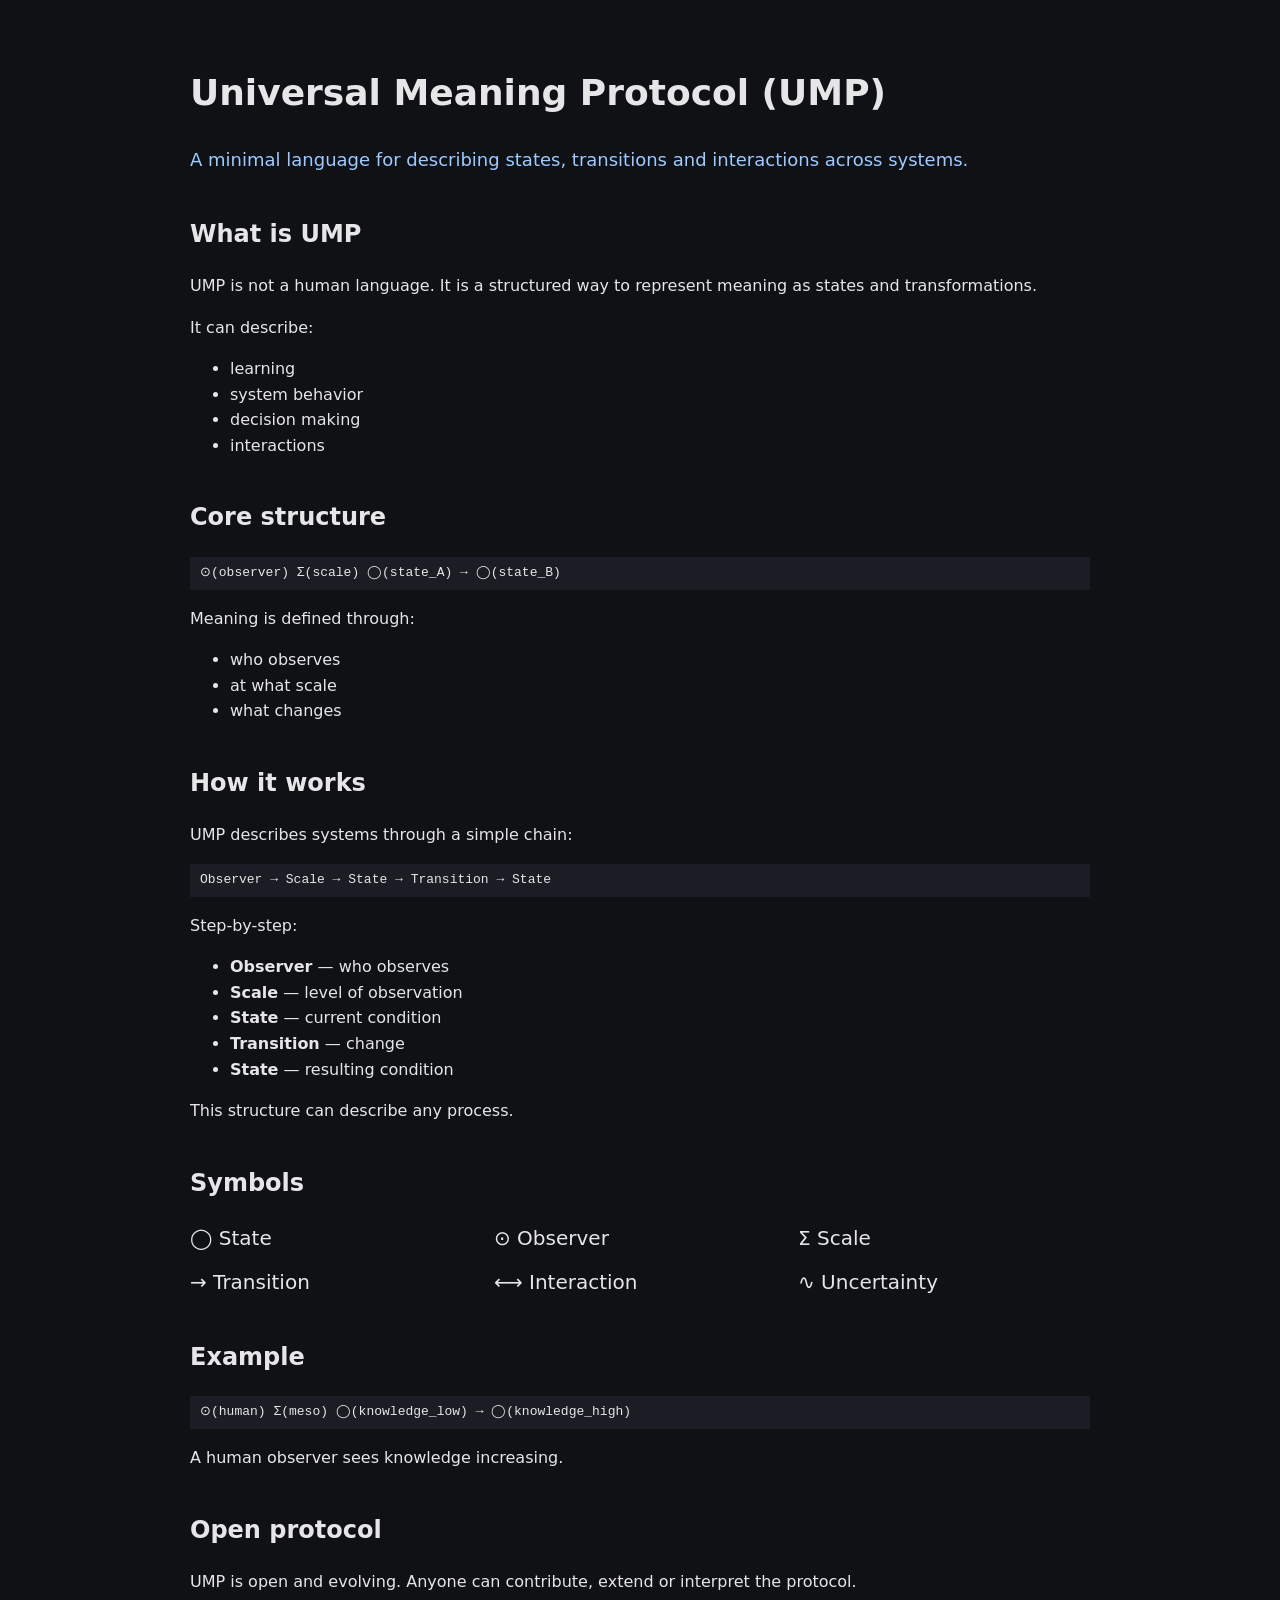
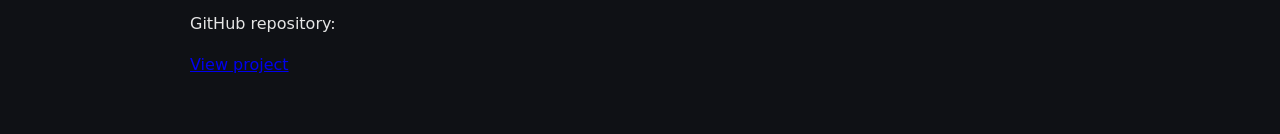
<file: index.html>
<!DOCTYPE html>
<html lang="en">
<head>
<meta charset="utf-8">
<title>Universal Meaning Protocol</title>

<style>
body {
  font-family: system-ui, sans-serif;
  max-width: 900px;
  margin: auto;
  padding: 40px;
  line-height: 1.6;
  background: #0f1115;
  color: #e6e6e6;
}

h1 {
  font-size: 36px;
}

h2 {
  margin-top: 40px;
}

code {
  background: #1a1d24;
  padding: 6px 10px;
  display: block;
  margin: 10px 0;
}

.symbols {
  display: grid;
  grid-template-columns: repeat(3, 1fr);
  gap: 12px;
  font-size: 20px;
  margin-top: 10px;
}

.block {
  margin-top: 30px;
}

.highlight {
  font-size: 18px;
  margin-top: 20px;
  color: #9ecbff;
}
</style>

</head>
<body>

<h1>Universal Meaning Protocol (UMP)</h1>

<p class="highlight">
A minimal language for describing states, transitions and interactions across systems.
</p>

<div class="block">
<h2>What is UMP</h2>

<p>
UMP is not a human language.
It is a structured way to represent meaning as states and transformations.
</p>

<p>
It can describe:
</p>

<ul>
<li>learning</li>
<li>system behavior</li>
<li>decision making</li>
<li>interactions</li>
</ul>

</div>

<div class="block">
<h2>Core structure</h2>

<code>
⊙(observer) Σ(scale)
◯(state_A) → ◯(state_B)
</code>

<p>
Meaning is defined through:
</p>

<ul>
<li>who observes</li>
<li>at what scale</li>
<li>what changes</li>
</ul>

</div>

<div class="block">
<h2>How it works</h2>

<p>
UMP describes systems through a simple chain:
</p>

<code>
Observer → Scale → State → Transition → State
</code>

<p>
Step-by-step:
</p>

<ul>
<li><b>Observer</b> — who observes</li>
<li><b>Scale</b> — level of observation</li>
<li><b>State</b> — current condition</li>
<li><b>Transition</b> — change</li>
<li><b>State</b> — resulting condition</li>
</ul>

<p>
This structure can describe any process.
</p>

</div>

<div class="block">
<h2>Symbols</h2>

<div class="symbols">
<div>◯ State</div>
<div>⊙ Observer</div>
<div>Σ Scale</div>
<div>→ Transition</div>
<div>⟷ Interaction</div>
<div>∿ Uncertainty</div>
</div>

</div>

<div class="block">
<h2>Example</h2>

<code>
⊙(human) Σ(meso)
◯(knowledge_low) → ◯(knowledge_high)
</code>

<p>
A human observer sees knowledge increasing.
</p>

</div>

<div class="block">
<h2>Open protocol</h2>

<p>
UMP is open and evolving.
Anyone can contribute, extend or interpret the protocol.
</p>

<p>
GitHub repository:
</p>

<p>
<a href="https://github.com/13golds/universal-meaning-protocol" target="_blank">
View project
</a>
</p>

</div>

</body>
</html>
</file>
